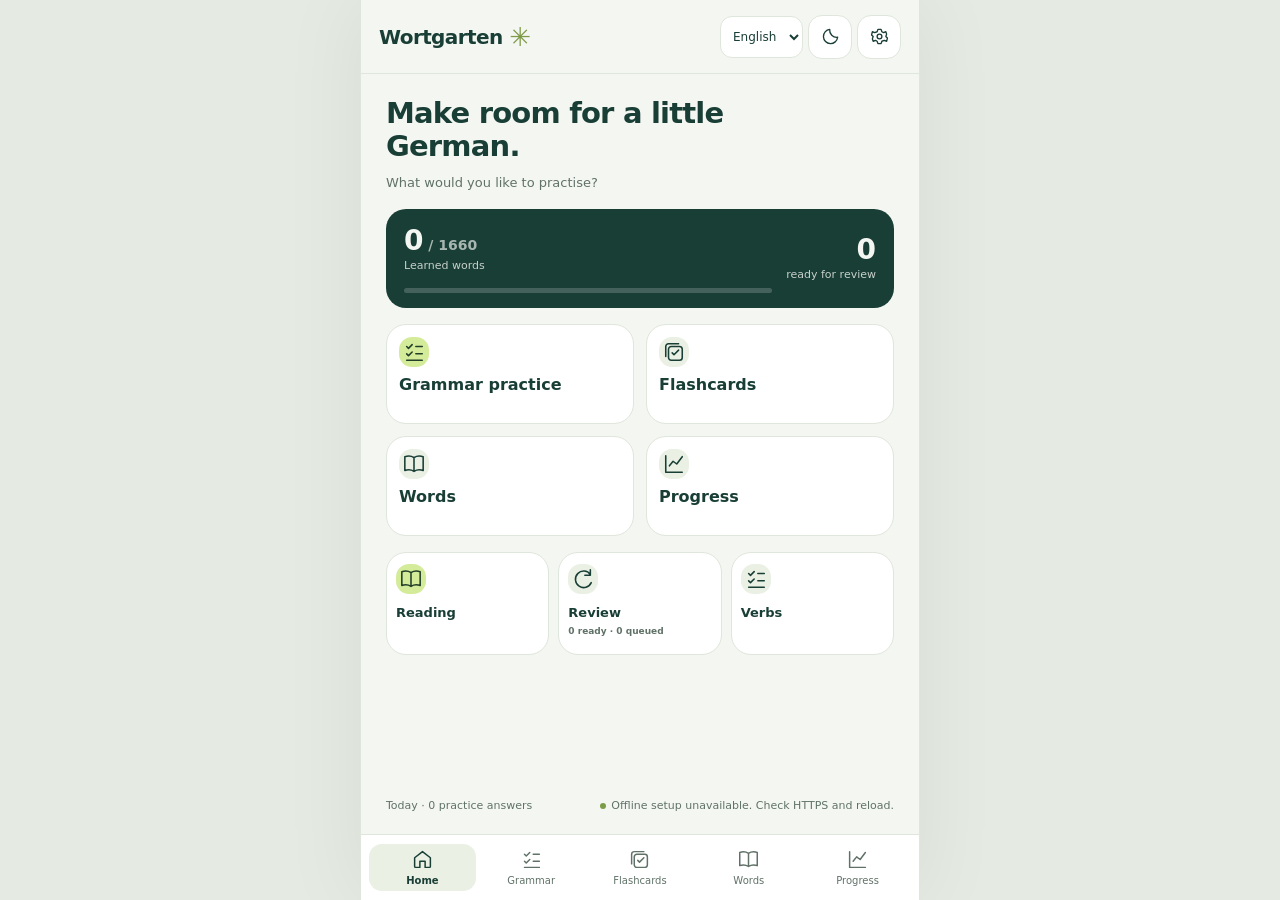
<file: index.html>
<!doctype html><html lang="en" data-theme="light"><head><meta charset="utf-8"><meta name="viewport" content="width=device-width,initial-scale=1,viewport-fit=cover"><meta name="theme-color" content="#f4f6f2"><meta name="description" content="Learn German with themed vocabulary, flashcards, interactive reading and B1–B2 grammar. Install Wortgarten for offline practice."><meta name="apple-mobile-web-app-capable" content="yes"><meta name="apple-mobile-web-app-status-bar-style" content="default"><link rel="manifest" href="./manifest.webmanifest"><link rel="icon" href="./assets/icon.svg" type="image/svg+xml"><link rel="apple-touch-icon" href="./assets/icon-192.png"><link rel="stylesheet" href="./style.css"><title>Wortgarten</title><script type="module" src="./app.js"></script></head><body><div class="app"><header id="header" class="appHeader"><a class="brand" href="#/">Wortgarten <span>✳</span></a></header><main id="view" tabindex="-1" class="view"><div class="loading"><span class="spinner"></span><p>Opening your learning space…</p></div></main><nav id="navigation" class="bottomNav" aria-label="Main navigation"></nav><div id="storageNotice" class="storageNotice" role="status" hidden></div></div><div id="toast" role="status" hidden></div><input id="importFile" type="file" accept=".json,application/json" hidden><dialog id="confirmDialog"><h2 id="confirmTitle"></h2><p id="confirmText"></p><div class="row"><button id="cancelConfirm" class="secondary">Cancel</button><button id="acceptConfirm" class="primary">Confirm</button></div></dialog><dialog id="readingDialog" class="readingDialog" aria-labelledby="readingWordTitle"><div id="readingWordContent"></div></dialog><noscript>This app needs JavaScript to run. Please enable it in your browser.</noscript></body></html>
</file>
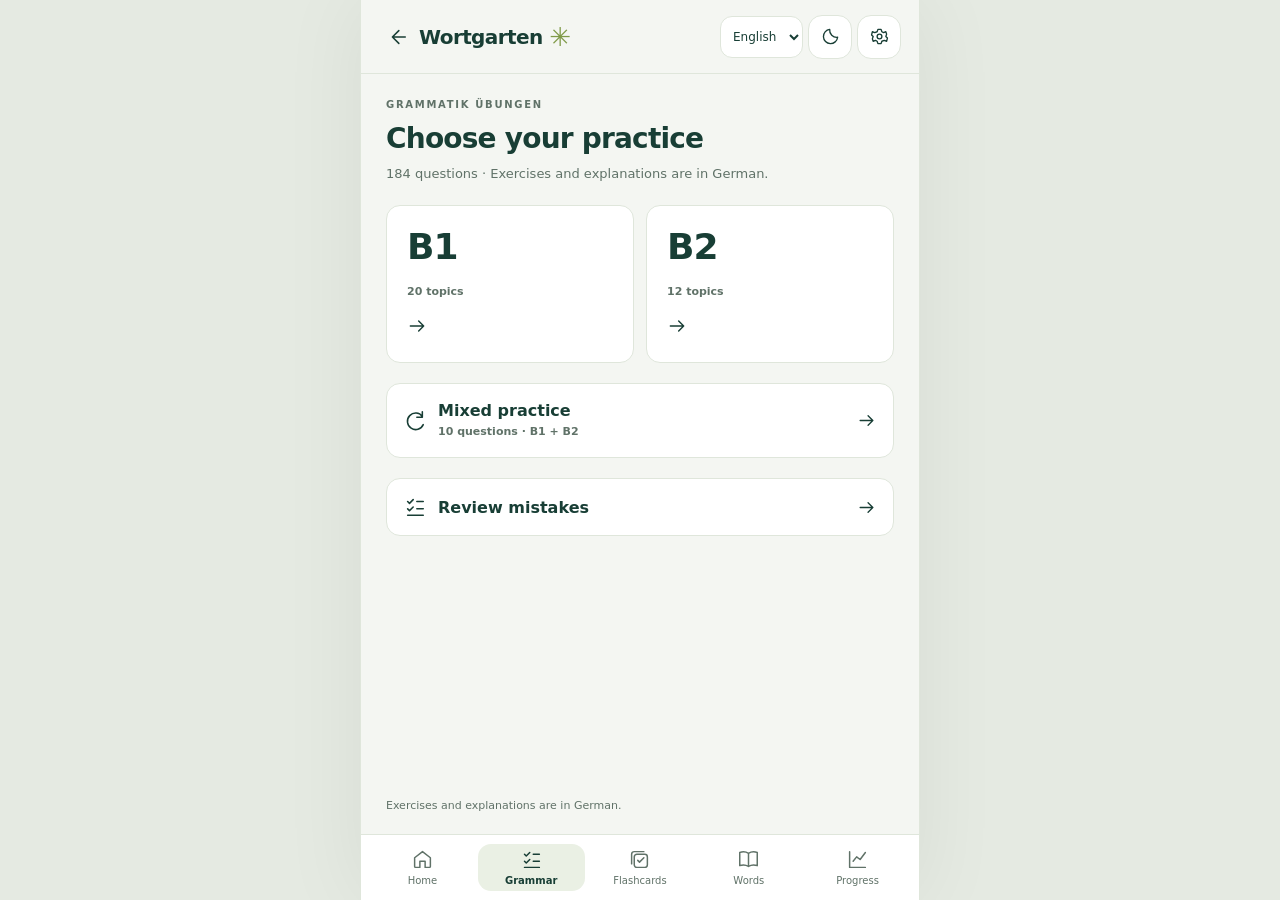
<file: grammar.html>
<!doctype html><html lang="en"><head><meta charset="utf-8"><meta name="viewport" content="width=device-width,initial-scale=1"><meta http-equiv="refresh" content="0;url=./#/grammar"><title>Wortgarten · Grammar</title></head><body><a href="./#/grammar">Open grammar practice</a></body></html>
</file>
<file: style.css>
:root{color-scheme:light;--bg:#f4f6f2;--surface:#fff;--soft:#eaf0e4;--text:#183e35;--muted:#607268;--line:#dfe6db;--accent:#d4ec9a;--onaccent:#223f28;--primary:#183e35;--onprimary:#fff;--danger:#9b3d30;--bad:#fbe9e4;--good:#e6f1d9;--shadow:0 8px 30px #183e3508;font-family:ui-sans-serif,system-ui,-apple-system,BlinkMacSystemFont,"Segoe UI",sans-serif;background:#e5eae2;color:var(--text);font-synthesis:none}html[data-theme=dark]{color-scheme:dark;--bg:#101c17;--surface:#192b23;--soft:#23392d;--text:#e9f1e7;--muted:#acbfaf;--line:#33493b;--accent:#bfdf8a;--onaccent:#163318;--primary:#bfdf8a;--onprimary:#163318;--danger:#ffb6a4;--bad:#492d27;--good:#294329;--shadow:none;background:#0b130f}*{box-sizing:border-box}body{margin:0;height:100dvh;overflow:hidden}button,input,select{font:inherit;color:inherit}button,a,input,select,summary{-webkit-tap-highlight-color:transparent;touch-action:manipulation}button,summary,select{cursor:pointer}button{border:1px solid transparent;background:none;min-height:44px;border-radius:14px;padding:12px 16px;font-weight:600}a{color:inherit;text-decoration:none}button:disabled{opacity:.48;cursor:default}button:active:not(:disabled){transform:translateY(1px)}button:hover:not(:disabled){filter:brightness(.96)}:focus-visible{outline:3px solid #799c3f;outline-offset:3px}input,select{border:1px solid var(--line);border-radius:12px;background:var(--surface);min-height:46px;padding:10px 12px;max-width:100%;min-width:0}input{width:100%}select{font-size:13px}h1,h2,h3,h4,p{margin:0}h1{font-size:28px;line-height:1.15;letter-spacing:-.8px;font-weight:650}h2{font-size:22px;letter-spacing:-.4px}h3{font-size:18px}p{line-height:1.6}.app{max-width:560px;margin:auto;height:100dvh;background:var(--bg);display:flex;flex-direction:column;isolation:isolate;position:relative;border-inline:1px solid var(--line)}.appHeader{display:flex;align-items:center;justify-content:space-between;gap:8px;padding:calc(env(safe-area-inset-top) + 12px) 18px 12px;flex-shrink:0;min-height:74px;background:var(--bg);border-bottom:1px solid var(--line)}.brand{font-weight:750;letter-spacing:-.6px;font-size:20px;display:flex;align-items:center;gap:7px}.brand span{font-size:26px;color:#7f9a48}.headerStart,.headerActions{display:flex;align-items:center;gap:5px}.iconButton{width:44px;min-width:44px;height:44px;padding:10px;display:inline-grid;place-items:center;border:1px solid var(--line);background:var(--surface)}.iconButton svg{display:block}.backButton{border:0;background:transparent;width:35px;min-width:35px;padding:7px}.languageQuick{width:83px;min-height:42px;padding:8px;font-size:12px}.view{overflow-y:auto;overscroll-behavior:contain;flex:1;min-height:0;scrollbar-width:thin;outline:none}.screen{padding:23px 20px 20px;min-height:100%;display:flex;flex-direction:column;gap:20px}.screenTitle{display:flex;align-items:center;justify-content:space-between;gap:12px}.eyebrow{text-transform:uppercase;letter-spacing:1.7px;font-size:10px;color:var(--muted);font-weight:700;margin-bottom:10px}.subtitle{font-size:13px;color:var(--muted);margin-top:9px;line-height:1.6}.small{font-size:11px;color:var(--muted);line-height:1.55}.label{font-size:12px;font-weight:650;color:var(--muted)}.muted{color:var(--muted)}.row{display:flex;align-items:center;gap:10px}.between{justify-content:space-between}.grow{flex:1}.primary{background:var(--primary);color:var(--onprimary)}.secondary{background:var(--surface);border-color:var(--line)}.accent{background:var(--accent);color:var(--onaccent)}.wide{width:100%}.pill{display:inline-flex;align-items:center;background:var(--soft);border-radius:20px;padding:5px 10px;font-size:10px;font-weight:650;letter-spacing:.4px;gap:5px}.panel{background:var(--surface);border:1px solid var(--line);border-radius:20px;padding:18px;box-shadow:var(--shadow)}.homeGreeting h1{max-width:350px;font-size:32px}.homeStats{background:var(--text);color:var(--bg);display:flex;align-items:center;justify-content:space-between;gap:14px;border-radius:20px;padding:20px}.homeStats strong{font-size:28px;font-weight:600}.homeStats .small{color:inherit;opacity:.8}.homeStats>div{flex:1}.miniBar{height:5px;background:#ffffff30;border-radius:6px;margin-top:13px;overflow:hidden}.miniBar>span{height:100%;display:block;background:var(--accent);border-radius:6px}.homeGrid{display:grid;grid-template-columns:1fr 1fr;gap:12px}.menuTile{background:var(--surface);border:1px solid var(--line);border-radius:20px;min-height:142px;padding:18px;text-align:start;display:flex;flex-direction:column;gap:14px}.menuTile .tileIcon{width:42px;height:42px;background:var(--soft);border-radius:13px;display:grid;place-items:center}.menuTile:first-child .tileIcon{background:var(--accent);color:var(--onaccent)}.menuTile strong{font-size:16px;line-height:1.3}.menuTile .small{font-size:11px;margin-top:6px}.homeFoot{margin-top:auto;display:flex;justify-content:space-between;align-items:center;padding-top:3px;gap:10px}.statusDot{width:6px;height:6px;background:#7c9d48;display:inline-block;border-radius:50%;margin-inline-end:5px}.bottomNav{display:grid;grid-template-columns:repeat(5,1fr);gap:2px;padding:9px 8px calc(env(safe-area-inset-bottom) + 9px);border-top:1px solid var(--line);background:var(--surface);flex-shrink:0;z-index:3}.bottomNav a{display:flex;flex-direction:column;align-items:center;justify-content:center;gap:5px;font-size:10px;min-height:46px;color:var(--muted);border-radius:13px;padding:5px 1px}.bottomNav a[aria-current=page]{background:var(--soft);color:var(--text);font-weight:750}.bottomNav svg{width:21px;height:21px}.topicsGrid{display:grid;grid-template-columns:1fr 1fr;gap:12px}.topicCard{display:flex;flex-direction:column;min-height:146px;text-align:start;gap:12px;padding:16px;border-radius:18px;background:var(--surface);border:1px solid var(--line)}.topicCard .topicTitle{font-size:14px;font-weight:650;line-height:1.45;min-height:40px}.topicCard .row{justify-content:space-between}.topicCard .tileIcon{color:#6e8d3d}.topicBar{height:4px;border-radius:4px;background:var(--line);overflow:hidden;margin-top:auto}.topicBar span{display:block;background:#90ad59;height:100%}.searchBox{position:relative}.searchBox>svg{position:absolute;inset-inline-start:13px;top:13px;color:var(--muted)}.searchBox input{padding-inline-start:44px;font-size:14px}.filters{display:flex;gap:8px}.filters select{flex:1;width:100%}.wordList{display:flex;flex-direction:column;gap:12px}.word{padding:17px;background:var(--surface);border:1px solid var(--line);border-radius:18px;display:flex;flex-direction:column;gap:10px}.word.known{border-color:#8fae69}.word h2{font-size:18px;line-height:1.5;letter-spacing:0;overflow-wrap:anywhere}.wordTranslation{font-size:14px;color:var(--muted)}.wordTop{display:flex;align-items:start;justify-content:space-between;gap:6px}.starButton{background:transparent;border:0;width:40px;min-width:40px;padding:8px}.starButton[aria-pressed=true]{color:#9b791e}.starButton[aria-pressed=true] svg{fill:#e8c966}.wordFooter{display:flex;justify-content:space-between;align-items:center;gap:10px}.learnButton{font-size:12px;background:var(--soft);padding:9px 12px;min-height:42px}.learnButton[aria-pressed=true]{background:var(--primary);color:var(--onprimary)}.relations{font-size:12px;color:var(--muted);line-height:1.7}.relations div{display:flex;gap:10px}.relations b{font-weight:500;color:var(--text)}.wordExample{border-top:1px solid var(--line)}.wordExample summary{min-height:44px;padding:13px 0 8px;font-size:12px;cursor:pointer;color:var(--muted);list-style-position:inside}.exampleBody{padding:5px 12px 10px;border-inline-start:3px solid #9bb876;margin-top:7px}.exampleBody p{font-size:13px;line-height:1.75}.exampleBody p+p{color:var(--muted);margin-top:7px}.verify{background:var(--bad);color:var(--danger);font-size:11px;padding:9px;border-radius:8px;line-height:1.6}.cardScreen{gap:16px}.cardControls{display:flex;flex-wrap:wrap;gap:8px}.cardControls select{flex:1;min-width:120px;width:100%}.cardControls .fullSelect{flex-basis:100%}.flashcard{background:var(--surface);border:1px solid var(--line);border-radius:24px;padding:22px;display:flex;flex-direction:column;flex:1;min-height:260px;box-shadow:var(--shadow)}.flashContent{display:flex;flex-direction:column;align-items:center;justify-content:center;gap:22px;text-align:center;flex:1;padding:24px 0}.flashContent h2{font-size:28px;font-weight:550;overflow-wrap:anywhere;line-height:1.4}.flashAnswer{border-top:1px solid var(--line);padding-top:20px;width:100%}.flashAnswer>p{font-size:21px;line-height:1.5;margin-bottom:14px}.flashAnswer .relations{text-align:start}.flashAnswer .wordExample{text-align:start;margin-top:15px}.ratingButtons{display:grid;grid-template-columns:repeat(3,1fr);gap:8px}.ratingButtons button{padding:12px 5px;font-size:13px}.again{background:var(--bad);color:var(--danger)}.hard{background:var(--soft)}.good{background:var(--accent);color:var(--onaccent)}.cardFoot{display:flex;justify-content:space-between;gap:6px}.textButton{padding:8px 3px;min-height:44px;font-size:12px;color:var(--muted)}.empty{display:flex;flex-direction:column;gap:16px;align-items:center;text-align:center;padding:35px 12px;margin:auto 0}.empty .emptyIcon{font-size:58px;color:#91ac60}.levelCards{display:grid;grid-template-columns:1fr 1fr;gap:12px}.levelCard{display:flex;flex-direction:column;align-items:start;gap:16px;min-height:158px;background:var(--surface);border:1px solid var(--line);padding:20px}.levelCard strong{font-size:36px;letter-spacing:-1px}.actionRow{display:flex;justify-content:space-between;align-items:center;text-align:start;width:100%;padding:17px;background:var(--surface);border:1px solid var(--line)}.actionRow>span{display:flex;align-items:center;gap:12px}.grammarTopicList{display:flex;flex-direction:column;gap:9px}.grammarTopic{display:flex;gap:12px;align-items:center;text-align:start;padding:13px;background:var(--surface);border:1px solid var(--line);min-height:67px}.grammarTopic .number{color:var(--muted);font-size:11px;width:20px;flex-shrink:0}.grammarTopic strong{font-size:13px;font-weight:550;line-height:1.5}.grammarTopic .small{white-space:nowrap;margin-inline-start:auto}.pager{display:flex;justify-content:space-between;align-items:center;gap:10px}.exerciseTitle{font-size:16px;font-weight:600;line-height:1.4;max-width:300px}.ruleBox{font-size:12px;line-height:1.7;background:var(--soft);border-radius:12px;padding:8px 13px}.ruleBox summary{padding:5px 0;min-height:32px;cursor:pointer}.ruleBox p{padding:10px 0}.exercisePrompt{font-size:22px;line-height:1.65;overflow-wrap:anywhere}.answerOptions{display:flex;flex-direction:column;gap:9px}.answerOption{display:flex;align-items:center;gap:12px;border:1px solid var(--line);background:var(--surface);border-radius:13px;min-height:51px;padding:12px 14px;cursor:pointer;direction:ltr}.answerOption input{width:20px;height:20px;min-height:20px;accent-color:#799b4e;flex-shrink:0}.answerOption:has(input:checked){border-color:#8da85b;background:var(--soft)}.answerOption span{font-size:15px}.exerciseFooter{margin-top:auto}.feedback{border-radius:15px;padding:16px;background:var(--good);display:flex;flex-direction:column;gap:8px}.feedback.wrong{background:var(--bad)}.feedback p{font-size:13px;line-height:1.75}.feedback .solution{font-size:17px;font-weight:650}.scoreCircle{width:160px;height:160px;border-radius:50%;background:var(--soft);display:grid;place-items:center;font-size:44px;letter-spacing:-1px}.progressScreen{gap:14px}.progressHero{display:flex;align-items:center;gap:20px}.donut{width:120px;height:120px;position:relative;flex-shrink:0;display:grid;place-items:center}.donut svg{position:absolute;inset:0;transform:rotate(-90deg);width:100%;height:100%}.donut strong{font-size:25px;letter-spacing:-1px}.progressNumbers>strong{display:block;font-size:31px;font-weight:600;letter-spacing:-1px}.grammarStats{background:var(--soft);border-radius:14px;padding:12px 16px;display:flex;align-items:center;justify-content:space-between;gap:12px}.grammarStats strong{font-size:16px}.chartPanel{padding:16px}.segmented{display:inline-flex;background:var(--soft);border-radius:10px;padding:3px;gap:2px}.segmented button{min-height:33px;padding:6px 10px;font-size:11px;border-radius:8px;font-weight:550}.segmented button[aria-pressed=true]{background:var(--surface);box-shadow:0 1px 5px #0001;color:var(--text)}.chartHeader{display:flex;align-items:center;justify-content:space-between;gap:8px;margin-bottom:12px}.chartMetric{border:0;background:transparent;padding:0;min-height:38px;max-width:58%;font-size:12px;font-weight:650}.chart{width:100%;display:block;height:154px;overflow:visible}.chart text{fill:var(--muted);font-size:10px;font-family:inherit}.chart .grid{stroke:var(--line);stroke-width:1}.chart .line{stroke:#82a74e;stroke-width:3;fill:none;stroke-linecap:round;stroke-linejoin:round}.chart .point{fill:var(--primary);stroke:var(--surface);stroke-width:2}.chart .bar{fill:#8ba85c}.backupButtons{display:flex;gap:9px}.backupButtons .primary{flex:1;font-size:12px;display:flex;justify-content:center;align-items:center;gap:9px}.settingsBlock{display:flex;flex-direction:column;gap:13px}.languageGrid{display:grid;grid-template-columns:repeat(2,1fr);gap:9px}.languageOption{display:flex;align-items:center;justify-content:space-between;border:1px solid var(--line);background:var(--surface);padding:13px;font-size:14px;text-align:start}.languageOption[aria-pressed=true]{border-color:#90aa68;background:var(--soft)}.themeOptions{display:grid;grid-template-columns:repeat(3,1fr);gap:8px}.themeOption{background:var(--surface);border:1px solid var(--line);font-size:12px;display:flex;flex-direction:column;align-items:center;gap:8px;padding:14px 5px}.themeOption[aria-pressed=true]{border-color:#90aa68;background:var(--soft)}.danger{color:var(--danger)}.settingFooter{font-size:10px;color:var(--muted);margin-top:auto;display:flex;justify-content:space-between;gap:10px}dialog{border:1px solid var(--line);border-radius:20px;background:var(--surface);color:var(--text);padding:25px;max-width:min(420px,90vw)}dialog::backdrop{background:#0d2019a0}dialog p{font-size:14px;margin:16px 0 22px}.loading{min-height:55vh;display:flex;align-items:center;justify-content:center;flex-direction:column;gap:20px;font-size:14px;color:var(--muted);padding:20px}.spinner{width:28px;height:28px;border:3px solid var(--line);border-top-color:var(--text);border-radius:50%;animation:spin .8s linear infinite}@keyframes spin{to{transform:rotate(360deg)}}#toast{position:fixed;bottom:calc(90px + env(safe-area-inset-bottom));left:50%;transform:translateX(-50%);background:var(--text);color:var(--bg);padding:14px 20px;border-radius:14px;font-size:13px;z-index:20;width:max-content;max-width:90vw;box-shadow:0 4px 25px #0002}.storageNotice{padding:7px 12px;background:var(--bad);color:var(--danger);font-size:11px;text-align:center;line-height:1.5}.srOnly{position:absolute;width:1px;height:1px;margin:-1px;padding:0;clip:rect(0,0,0,0);overflow:hidden;white-space:nowrap}[hidden]{display:none!important}html[dir=rtl] .brand{direction:ltr}html[dir=rtl] .backButton svg,html[dir=rtl] .actionRow>svg{transform:scaleX(-1)}html[dir=rtl] .chart,html[dir=rtl] .donut{direction:ltr}@media(min-width:700px){.app{box-shadow:0 0 80px #00000010}.screen{padding-inline:25px}.homeGreeting h1{font-size:36px}.menuTile{min-height:160px}}@media(max-height:740px){.screen{gap:14px;padding-top:18px}.homeGreeting h1{font-size:27px}.homeStats{padding:14px 18px}.menuTile{min-height:122px;padding:14px;gap:10px}.menuTile .tileIcon{width:35px;height:35px}.homeFoot{font-size:10px}.topicCard{min-height:135px;padding:13px;gap:8px}.progressHero{gap:14px}.donut{width:100px;height:100px}.chart{height:130px}.progressScreen{gap:12px}.panel{padding:15px}.grammarTopic{min-height:60px;padding:10px}.grammarTopicList{gap:7px}.exercisePrompt{font-size:20px}.flashContent{padding:18px 0}.flashContent h2{font-size:24px}.appHeader{padding-top:calc(env(safe-area-inset-top) + 8px);padding-bottom:8px;min-height:64px}.bottomNav{padding-top:6px;padding-bottom:calc(env(safe-area-inset-bottom) + 6px)}}@media(max-width:360px){.screen{padding-inline:14px}.appHeader{padding-inline:12px}.headerActions{gap:3px}.brand{font-size:18px}.languageQuick{width:73px}.iconButton{width:40px;min-width:40px}.menuTile strong{font-size:14px}.topicCard .topicTitle{font-size:12px}.progressHero{gap:10px}}@media(prefers-reduced-motion:reduce){*,*::before,*::after{animation:none!important;scroll-behavior:auto!important}}

/* Keep overview screens compact; only the active screen occupies the viewport. */
.brand .brandName{font-size:inherit;color:inherit}.homeScreen{gap:16px}.homeScreen .homeGreeting h1{font-size:29px}.homeScreen .homeStats{padding:15px 18px}.homeScreen .menuTile{min-height:122px;padding:16px;gap:12px}.homeScreen .menuTile .small{display:none}.homeScreen .menuTile .tileIcon{width:36px;height:36px}.topicCard{padding:14px;gap:8px;min-height:132px}.progressScreen{gap:12px}.progressScreen .panel{padding:12px}.progressScreen .donut{width:88px;height:88px}.progressScreen .chart{height:120px}.progressScreen .grammarStats{padding:11px 14px}.progressScreen .chartHeader{margin-bottom:8px}.progressScreen .chartPanel{padding-top:8px}.settingsBlock h2{font-size:19px}@media(max-width:500px){.compactBrand .brandName{display:none}.appHeader .brand{gap:4px}}@media(max-height:740px){.homeScreen{gap:14px}.homeScreen .homeGreeting h1{font-size:26px}.homeScreen .menuTile{min-height:110px;padding:13px;gap:10px}.homeScreen .menuTile .tileIcon{width:30px;height:30px}.homeScreen .menuTile strong{font-size:14px}.topicCard{min-height:125px;padding:12px;gap:7px}.progressScreen{gap:10px}.progressScreen .donut{width:78px;height:78px}.progressScreen .chart{height:108px}.progressScreen .grammarStats{padding:10px 12px}.progressScreen h1{font-size:26px}}
/* Reading uses the existing app shell, with short pages and a word sheet. */
.homeGrid .menuTile[data-go="reading"]{grid-column:1/-1;min-height:68px;flex-direction:row;align-items:center;gap:14px;padding:13px 17px}
.homeGrid .menuTile[data-go="reading"] .tileIcon{flex-shrink:0}
.homeGrid .menuTile[data-go="reading"] .small{display:block;margin-top:3px}
.readingLibrary{gap:16px}.readingTextList{display:flex;flex-direction:column;gap:10px}
.readingTextCard{display:flex;flex-direction:column;gap:7px;text-align:start;background:var(--surface);border:1px solid var(--line);border-radius:17px;padding:13px 15px}
.readingTextCard strong{font-size:16px;line-height:1.35;overflow-wrap:anywhere}.readingTextCard .small{font-size:10px}
.readingLibraryPager{margin-top:auto}.readingLibrary .filters select:first-child{flex:1.5}
.readingTitle{font-size:24px;line-height:1.25;margin-top:13px}.readingTapHint{margin-top:10px}
.readingScreen{gap:17px}.readingPassage{padding:16px 15px;display:flex;flex-direction:column;gap:18px;box-shadow:none}
.readingBlock{display:flex;align-items:baseline;gap:10px}.readingBlock p{font-size:18px;line-height:2.05;white-space:pre-wrap;overflow-wrap:anywhere}
.readingWord{display:inline;min-height:0;border:0;border-radius:4px;padding:2px 0;margin:0;font:inherit;font-weight:inherit;line-height:inherit;color:inherit;background:transparent;box-decoration-break:clone;-webkit-box-decoration-break:clone;text-decoration:underline;text-decoration-color:var(--line);text-underline-offset:4px;text-decoration-thickness:1px}
.readingWord:hover,.readingWord:focus-visible{background:var(--soft);text-decoration-color:var(--primary)}.readingWord:active:not(:disabled){transform:none}
.readingSpeaker{font-size:11px;font-weight:750;min-width:22px;padding:3px 5px;background:var(--soft);border-radius:6px;text-align:center}
.readingControls{margin-top:auto;display:flex;flex-direction:column;gap:6px}.readingControls .pager{gap:12px}.readingControls .pager button{flex:1}
.readingDialog{width:calc(100% - 24px);max-width:536px;max-height:75dvh;overflow:auto;margin:auto auto max(12px,env(safe-area-inset-bottom));border-radius:24px;padding:20px 20px 24px;overscroll-behavior:contain}
.readingGlossHeader{display:flex;align-items:center;justify-content:space-between;gap:12px;margin-bottom:8px}.readingGlossHeader .eyebrow{margin:0}
.readingDialog h2{font-size:26px;overflow-wrap:anywhere}.readingDialog p{margin:12px 0 0;overflow-wrap:anywhere}
.readingDialog .readingLemma{font-size:13px;color:var(--muted);line-height:1.5}.readingDialog .readingTranslation{font-size:20px;line-height:1.5;margin-top:18px}
.readingGlossActions{display:flex;flex-wrap:wrap;gap:10px;margin-top:22px}.readingGlossActions button{display:flex;align-items:center;justify-content:center;gap:8px;flex:1;font-size:12px}.readingGlossActions svg{flex-shrink:0}
.readingGlossActions button[aria-pressed=true]{background:var(--soft);border-color:var(--primary)}
@media(max-height:740px){.homeScreen{gap:12px}.homeGrid .menuTile[data-go="reading"]{min-height:58px;padding:9px 13px}.homeGreeting h1{font-size:28px}.homeStats{padding:16px}.readingScreen{gap:12px}.readingPassage{padding:12px}.readingBlock p{font-size:17px;line-height:1.9}.readingTextCard{padding:10px 13px;gap:5px}.readingLibrary{gap:12px}}
/* A visible, compact queue for the two learning ratings. */
.retryPanel{display:flex;flex-wrap:wrap;align-items:center;gap:3px 10px;background:var(--soft);border:1px solid var(--line);border-radius:14px;padding:8px 12px}
.retryDeckButton{display:flex;align-items:center;gap:7px;text-align:start;padding:4px 0;min-height:30px;font-size:12px;flex:1;min-width:0}
.retryDeckButton svg{flex-shrink:0}.retryDeckButton[aria-pressed=true]{color:var(--primary)}
.retryPanel>.small{font-size:10px}.retryPanel .retryCountdown{flex-basis:100%;font-variant-numeric:tabular-nums}
/* Six compact home entries; the bottom bar still contains five tabs. */
.homeScreen .menuTile{min-height:100px;padding:12px;gap:8px}
.homeScreen .menuTile .tileIcon{width:30px;height:30px}
.homeScreen .homeGrid .menuTile[data-go="reading"]{grid-column:auto;flex-direction:column;align-items:flex-start;min-height:100px;padding:12px;gap:8px}
.homeScreen .homeGrid .menuTile[data-go="reading"] .small{display:none}
.homeScreen .menuTile[data-go="review"] .small{display:block;font-size:10px;line-height:1.4;margin-top:4px;font-variant-numeric:tabular-nums}
@media(max-height:740px){.homeScreen .menuTile,.homeScreen .homeGrid .menuTile[data-go="reading"]{min-height:88px;padding:10px;gap:6px}.homeScreen .menuTile .tileIcon{width:26px;height:26px}}
/* Verb course: short library pages and one tense at a time. */
.homeExtraGrid{display:grid;grid-template-columns:repeat(3,minmax(0,1fr));gap:9px}
.homeScreen .homeExtraGrid .menuTile{min-height:103px;padding:11px 9px;gap:8px}
.homeExtraGrid .menuTile strong{font-size:13px;overflow-wrap:anywhere}
.homeScreen .homeExtraGrid .menuTile .small{display:none}
.homeScreen .homeExtraGrid .menuTile[data-go="review"] .small{display:block;font-size:9px}
.verbLibrary,.verbSetup,.verbDetail,.verbExercise{gap:14px}
.verbSummary{display:flex;justify-content:space-between;gap:12px;flex-wrap:wrap;font-size:11px;color:var(--muted)}
.verbButtons{display:grid;grid-template-columns:1fr 1fr;gap:8px}
.verbButtons button{font-size:12px;padding:10px 8px;display:flex;align-items:center;justify-content:center;flex-wrap:wrap;gap:5px}
#verbListRegion{display:flex;flex:1;flex-direction:column;gap:12px}
#verbListRegion .pager{margin-top:auto}
.verbList{display:grid;gap:8px}
.verbListItem{display:flex;flex-direction:column;gap:5px;text-align:start;padding:11px 13px;background:var(--surface);border:1px solid var(--line);border-radius:14px;min-width:0}
.verbItemTop{display:flex;justify-content:space-between;align-items:center;gap:10px;width:100%;min-width:0}
.verbItemTop strong{font-size:16px;overflow-wrap:anywhere}
.verbMeaning{font-size:12px;color:var(--muted);overflow:hidden;white-space:nowrap;text-overflow:ellipsis;width:100%}
.verbListItem .small{font-size:10px;overflow:hidden;white-space:nowrap;text-overflow:ellipsis;width:100%}
.verbMeaningButton{text-align:start;padding:7px 0;font-size:16px;color:var(--muted);text-decoration:underline;text-decoration-style:dotted;text-underline-offset:4px}
.verbDetail h1{font-size:26px;overflow-wrap:anywhere;line-height:1.25}
.verbTenses{display:flex}.verbTenses button{flex:1;min-height:39px;font-size:13px}
.verbTable{border-collapse:collapse;width:100%;font-size:15px;table-layout:fixed}
.verbTable th,.verbTable td{padding:10px 8px;border-bottom:1px solid var(--line);text-align:left;overflow-wrap:anywhere;line-height:1.4}
.verbTable th{width:34%;font-weight:500;color:var(--muted);font-size:13px}
.verbExample{border-inline-start:3px solid var(--accent);padding-inline-start:12px;font-size:13px;line-height:1.75}
.verbExample details>summary{min-height:44px;display:flex;align-items:center;cursor:pointer;color:var(--muted);font-size:12px;text-decoration:underline;text-underline-offset:4px}
.verbExample details p{color:var(--muted)}
.verbPrompt{display:flex;flex-direction:column;gap:12px;padding:22px 0}.verbPrompt h2{font-size:27px;overflow-wrap:anywhere}
#verbForm{display:flex;flex-direction:column;gap:12px}.verbSetup select{font-size:12px;min-width:0}
.verbProgress{cursor:pointer}.verbProgress>div:last-child{text-align:end}
@media(max-height:740px){.homeScreen .homeExtraGrid .menuTile{min-height:88px;padding:9px 7px}.verbLibrary{gap:10px}.verbLibrary .subtitle{font-size:11px;margin-top:5px}.verbListItem{padding:9px 11px;gap:4px}.verbTable th,.verbTable td{padding:8px 6px}.verbDetail{gap:11px}.progressScreen .chart{height:96px}}
@media(max-width:360px){.homeExtraGrid{gap:7px}.homeExtraGrid .menuTile strong{font-size:12px}.verbLibrary{gap:10px}.verbItemTop strong{font-size:14px}.verbTable{font-size:14px}}
.verbLibrary{gap:12px}.verbLibrary .verbListItem{min-height:68px;padding:10px 13px}.verbLibrary .verbMeaning{line-height:1.5}.verbLibrary .verbButtons button{min-height:44px;padding:8px 6px}.verbLibrary .verbButtons .pill{padding:2px 6px}
@media(max-height:740px){.verbLibrary{gap:10px}.verbLibrary .verbListItem{min-height:65px;padding:9px 11px}.verbLibrary .verbItemTop strong{font-size:15px}}
.readingDialog .verbExample{margin-top:18px}.readingDialog .verbExample p{margin:0;font-size:15px;line-height:1.8}.readingDialog .verbExample details p{margin:8px 0}.readingDialog h2{overflow-wrap:anywhere}
</file>
